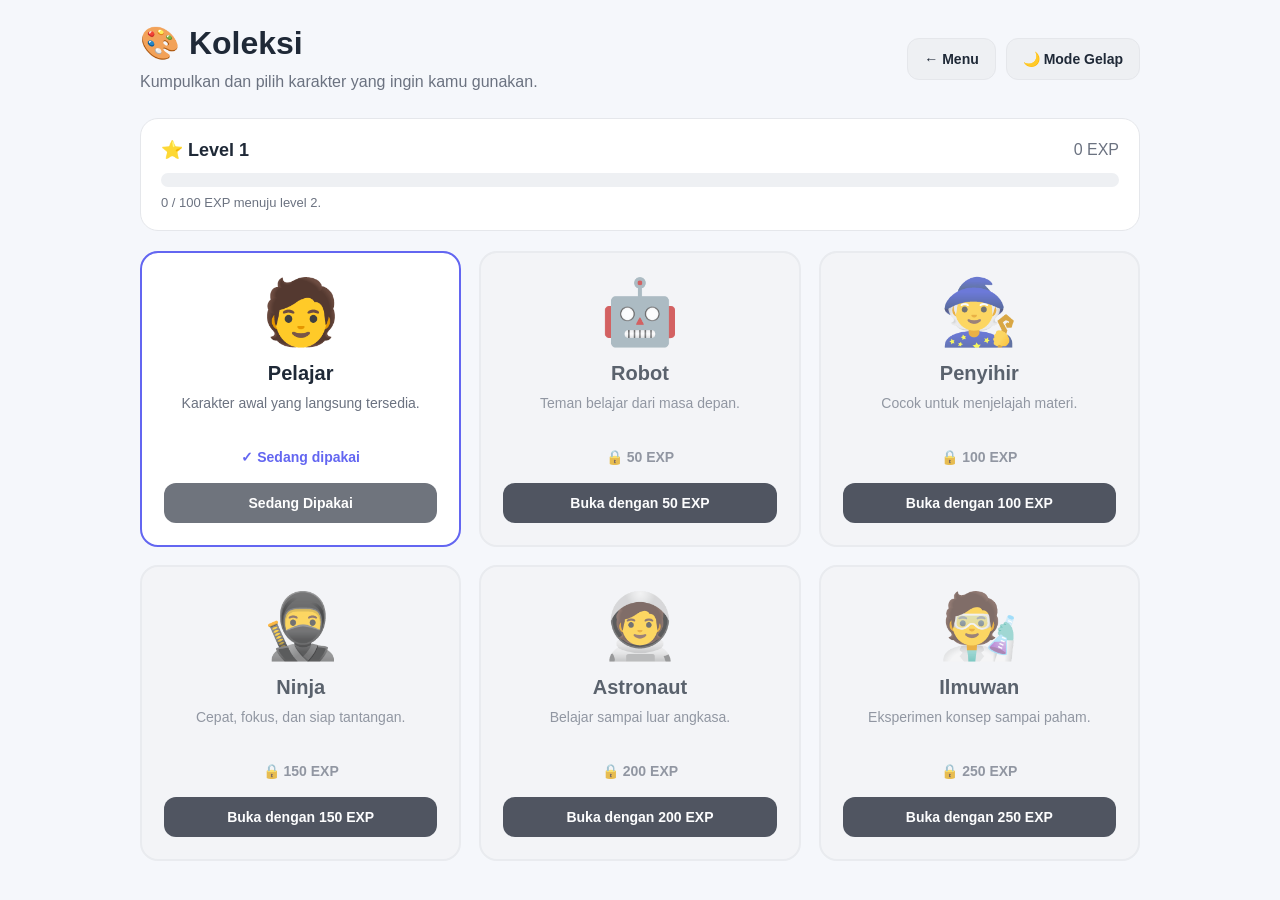
<file: frontend/koleksi.html>
<!DOCTYPE html>
<html lang="id">
<head>
    <meta charset="UTF-8">
    <meta name="viewport" content="width=device-width, initial-scale=1.0">

    <title>Koleksi - Ruang Belajar</title>

    <style>
        :root {
            --bg: #f5f7fb;
            --card: #ffffff;
            --text: #1f2937;
            --muted: #6b7280;
            --border: #e5e7eb;
            --button: #111827;
            --button-text: #ffffff;
            --secondary: #eef0f3;
            --accent: #6366f1;
            --locked: #f3f4f6;
        }

        body.dark-mode {
            --bg: #111827;
            --card: #1f2937;
            --text: #f9fafb;
            --muted: #cbd5e1;
            --border: #374151;
            --button: #f9fafb;
            --button-text: #111827;
            --secondary: #374151;
            --accent: #818cf8;
            --locked: #263244;
        }

        * {
            box-sizing: border-box;
        }

        html,
        body {
            margin: 0;
            min-height: 100%;
        }

        body {
            font-family: Arial, sans-serif;
            background: var(--bg);
            color: var(--text);
            transition:
                background-color 0.2s ease,
                color 0.2s ease;
        }

        .page {
            min-height: 100vh;
            padding: 24px;
        }

        .container {
            width: 100%;
            max-width: 1000px;
            margin: 0 auto;
        }

        .top {
            display: flex;
            justify-content: space-between;
            align-items: center;
            gap: 16px;
            margin-bottom: 24px;
        }

        .title h1 {
            margin: 0;
            font-size: 32px;
        }

        .title p {
            margin: 8px 0 0;
            color: var(--muted);
            line-height: 1.5;
        }

        button {
            border: 0;
            border-radius: 12px;
            padding: 12px 16px;
            background: var(--button);
            color: var(--button-text);
            font-size: 14px;
            font-weight: bold;
            cursor: pointer;
        }

        button:hover {
            opacity: 0.88;
        }

        button:disabled {
            cursor: default;
            opacity: 0.6;
        }

        .top-buttons {
            display: flex;
            gap: 10px;
        }

        .secondary-button {
            background: var(--secondary);
            color: var(--text);
            border: 1px solid var(--border);
        }

        .exp-card {
            margin-bottom: 20px;
            padding: 20px;
            border: 1px solid var(--border);
            border-radius: 18px;
            background: var(--card);
        }

        .exp-row {
            display: flex;
            justify-content: space-between;
            align-items: center;
            gap: 12px;
            margin-bottom: 12px;
        }

        .exp-title {
            font-size: 18px;
            font-weight: bold;
        }

        .exp-number {
            color: var(--muted);
        }

        .exp-bar {
            width: 100%;
            height: 14px;
            overflow: hidden;
            border-radius: 999px;
            background: var(--secondary);
        }

        .exp-fill {
            width: 0%;
            height: 100%;
            border-radius: 999px;
            background: var(--accent);
            transition: width 0.3s ease;
        }

        .exp-small {
            margin-top: 8px;
            color: var(--muted);
            font-size: 13px;
        }

        .collection-grid {
            display: grid;
            grid-template-columns: repeat(3, 1fr);
            gap: 18px;
        }

        .collection-card {
            padding: 22px;
            border: 2px solid var(--border);
            border-radius: 18px;
            background: var(--card);
            text-align: center;
            transition:
                transform 0.2s ease,
                border-color 0.2s ease;
        }

        .collection-card:hover {
            transform: translateY(-3px);
        }

        .collection-card.active {
            border-color: var(--accent);
        }

        .collection-card.locked {
            background: var(--locked);
            opacity: 0.72;
        }

        .skin {
            font-size: 64px;
            margin-bottom: 12px;
        }

        .skin-name {
            margin-bottom: 8px;
            font-size: 20px;
            font-weight: bold;
        }

        .skin-description {
            min-height: 42px;
            color: var(--muted);
            font-size: 14px;
            line-height: 1.5;
        }

        .skin-status {
            margin: 14px 0;
            min-height: 20px;
            color: var(--muted);
            font-size: 14px;
            font-weight: bold;
        }

        .collection-card.active .skin-status {
            color: var(--accent);
        }

        .collection-card button {
            width: 100%;
        }

        @media (max-width: 750px) {

            .page {
                padding: 16px;
            }

            .top {
                flex-direction: column;
                align-items: stretch;
            }

            .top-buttons {
                flex-direction: column;
            }

            .top-buttons button {
                width: 100%;
            }

            .collection-grid {
                grid-template-columns: repeat(2, 1fr);
            }
        }

        @media (max-width: 480px) {

            .collection-grid {
                grid-template-columns: 1fr;
            }

            .title h1 {
                font-size: 28px;
            }
        }
    </style>
</head>

<body>

<div class="page">

    <div class="container">

        <div class="top">

            <div class="title">

                <h1>🎨 Koleksi</h1>

                <p>
                    Kumpulkan dan pilih karakter yang ingin kamu gunakan.
                </p>

            </div>

            <div class="top-buttons">

                <button
                    class="secondary-button"
                    type="button"
                    onclick="kembaliKeMenu()"
                >
                    ← Menu
                </button>

                <button
                    class="secondary-button"
                    id="themeButton"
                    type="button"
                    onclick="ubahTema()"
                >
                    🌙 Mode Gelap
                </button>

            </div>

        </div>


        <div class="exp-card">

            <div class="exp-row">

                <div class="exp-title">
                    ⭐ Level <span id="level">1</span>
                </div>

                <div class="exp-number">
                    <span id="exp">0</span> EXP
                </div>

            </div>

            <div class="exp-bar">

                <div
                    id="expFill"
                    class="exp-fill"
                ></div>

            </div>

            <div
                id="expText"
                class="exp-small"
            >
                0 / 100 EXP menuju level berikutnya.
            </div>

        </div>


        <div
            id="collectionGrid"
            class="collection-grid"
        ></div>

    </div>

</div>


<script>

    const SKIN_KEY =
        "ruangBelajarSkin";

    const OWNED_KEY =
        "ruangBelajarOwnedSkins";


    const skins = [

        {
            id: "default",
            nama: "Pelajar",
            emoji: "🧑",
            deskripsi: "Karakter awal yang langsung tersedia.",
            harga: 0
        },

        {
            id: "robot",
            nama: "Robot",
            emoji: "🤖",
            deskripsi: "Teman belajar dari masa depan.",
            harga: 50
        },

        {
            id: "wizard",
            nama: "Penyihir",
            emoji: "🧙",
            deskripsi: "Cocok untuk menjelajah materi.",
            harga: 100
        },

        {
            id: "ninja",
            nama: "Ninja",
            emoji: "🥷",
            deskripsi: "Cepat, fokus, dan siap tantangan.",
            harga: 150
        },

        {
            id: "astronaut",
            nama: "Astronaut",
            emoji: "🧑‍🚀",
            deskripsi: "Belajar sampai luar angkasa.",
            harga: 200
        },

        {
            id: "scientist",
            nama: "Ilmuwan",
            emoji: "🧑‍🔬",
            deskripsi: "Eksperimen konsep sampai paham.",
            harga: 250
        }

    ];


    function getExp() {

        const value =
            Number(
                localStorage.getItem("exp") || 0
            );

        if (Number.isNaN(value)) {
            return 0;
        }

        return Math.max(0, value);
    }


    function getOwnedSkins() {

        let owned = [];

        try {

            owned = JSON.parse(
                localStorage.getItem(OWNED_KEY)
                || "[\"default\"]"
            );

        } catch (error) {

            owned = ["default"];

        }


        if (!Array.isArray(owned)) {

            owned = ["default"];

        }


        if (!owned.includes("default")) {

            owned.unshift("default");

        }


        return owned;

    }


    function saveOwnedSkins(owned) {

        localStorage.setItem(
            OWNED_KEY,
            JSON.stringify(owned)
        );

    }


    function getSelectedSkin() {

        const selected =
            localStorage.getItem(
                SKIN_KEY
            ) || "default";

        const owned =
            getOwnedSkins();

        if (!owned.includes(selected)) {

            localStorage.setItem(
                SKIN_KEY,
                "default"
            );

            return "default";

        }

        return selected;

    }


    function updateEXP() {

        const exp =
            getExp();

        const level =
            Math.floor(exp / 100) + 1;

        const current =
            exp % 100;


        document.getElementById(
            "exp"
        ).textContent = exp;


        document.getElementById(
            "level"
        ).textContent = level;


        document.getElementById(
            "expFill"
        ).style.width =
            current + "%";


        document.getElementById(
            "expText"
        ).textContent =
            current +
            " / 100 EXP menuju level " +
            (level + 1) +
            ".";

    }


    function pilihSkin(id) {

        const owned =
            getOwnedSkins();

        if (!owned.includes(id)) {

            return;

        }

        localStorage.setItem(
            SKIN_KEY,
            id
        );

        renderKoleksi();

    }


    function beliSkin(id) {

        const skin =
            skins.find(
                function(item) {
                    return item.id === id;
                }
            );


        if (!skin) {
            return;
        }


        const owned =
            getOwnedSkins();


        if (owned.includes(id)) {

            pilihSkin(id);

            return;

        }


        const exp =
            getExp();


        if (exp < skin.harga) {

            alert(
                "EXP belum cukup.\n\n" +
                "Harga " +
                skin.nama +
                ": " +
                skin.harga +
                " EXP\n" +
                "EXP kamu: " +
                exp +
                " EXP"
            );

            return;

        }


        const expBaru =
            exp - skin.harga;


        localStorage.setItem(
            "exp",
            String(expBaru)
        );


        owned.push(id);

        saveOwnedSkins(
            owned
        );


        localStorage.setItem(
            SKIN_KEY,
            id
        );


        updateEXP();

        renderKoleksi();


        alert(
            skin.nama +
            " berhasil dibuka dan dipakai!"
        );

    }


    function renderKoleksi() {

        const grid =
            document.getElementById(
                "collectionGrid"
            );


        const owned =
            getOwnedSkins();


        const selected =
            getSelectedSkin();


        let html = "";


        skins.forEach(
            function(skin) {

                const isOwned =
                    owned.includes(
                        skin.id
                    );


                const isActive =
                    selected === skin.id;


                let status = "";

                let button = "";


                if (isActive) {

                    status =
                        "✓ Sedang dipakai";

                    button = `
                        <button
                            type="button"
                            disabled
                        >
                            Sedang Dipakai
                        </button>
                    `;

                } else if (isOwned) {

                    status =
                        "✓ Sudah dimiliki";

                    button = `
                        <button
                            type="button"
                            onclick="pilihSkin('${skin.id}')"
                        >
                            Pakai
                        </button>
                    `;

                } else {

                    status =
                        "🔒 " +
                        skin.harga +
                        " EXP";

                    button = `
                        <button
                            type="button"
                            onclick="beliSkin('${skin.id}')"
                        >
                            Buka dengan ${skin.harga} EXP
                        </button>
                    `;

                }


                html += `

                    <div
                        class="
                            collection-card
                            ${isActive ? "active" : ""}
                            ${!isOwned ? "locked" : ""}
                        "
                    >

                        <div class="skin">
                            ${skin.emoji}
                        </div>

                        <div class="skin-name">
                            ${skin.nama}
                        </div>

                        <div class="skin-description">
                            ${skin.deskripsi}
                        </div>

                        <div class="skin-status">
                            ${status}
                        </div>

                        ${button}

                    </div>

                `;

            }
        );


        grid.innerHTML =
            html;

    }


    function kembaliKeMenu() {

        window.location.href =
            "/menu";

    }


    function applyTheme() {

        const theme =
            localStorage.getItem(
                "theme"
            ) || "light";


        if (theme === "dark") {

            document.body.classList.add(
                "dark-mode"
            );

            document.getElementById(
                "themeButton"
            ).textContent =
                "☀️ Mode Terang";

        } else {

            document.body.classList.remove(
                "dark-mode"
            );

            document.getElementById(
                "themeButton"
            ).textContent =
                "🌙 Mode Gelap";

        }

    }


    function ubahTema() {

        const sekarang =
            localStorage.getItem(
                "theme"
            ) || "light";


        localStorage.setItem(
            "theme",
            sekarang === "dark"
                ? "light"
                : "dark"
        );


        applyTheme();

    }


    applyTheme();

    updateEXP();

    renderKoleksi();

</script>

</body>
</html>
</file>
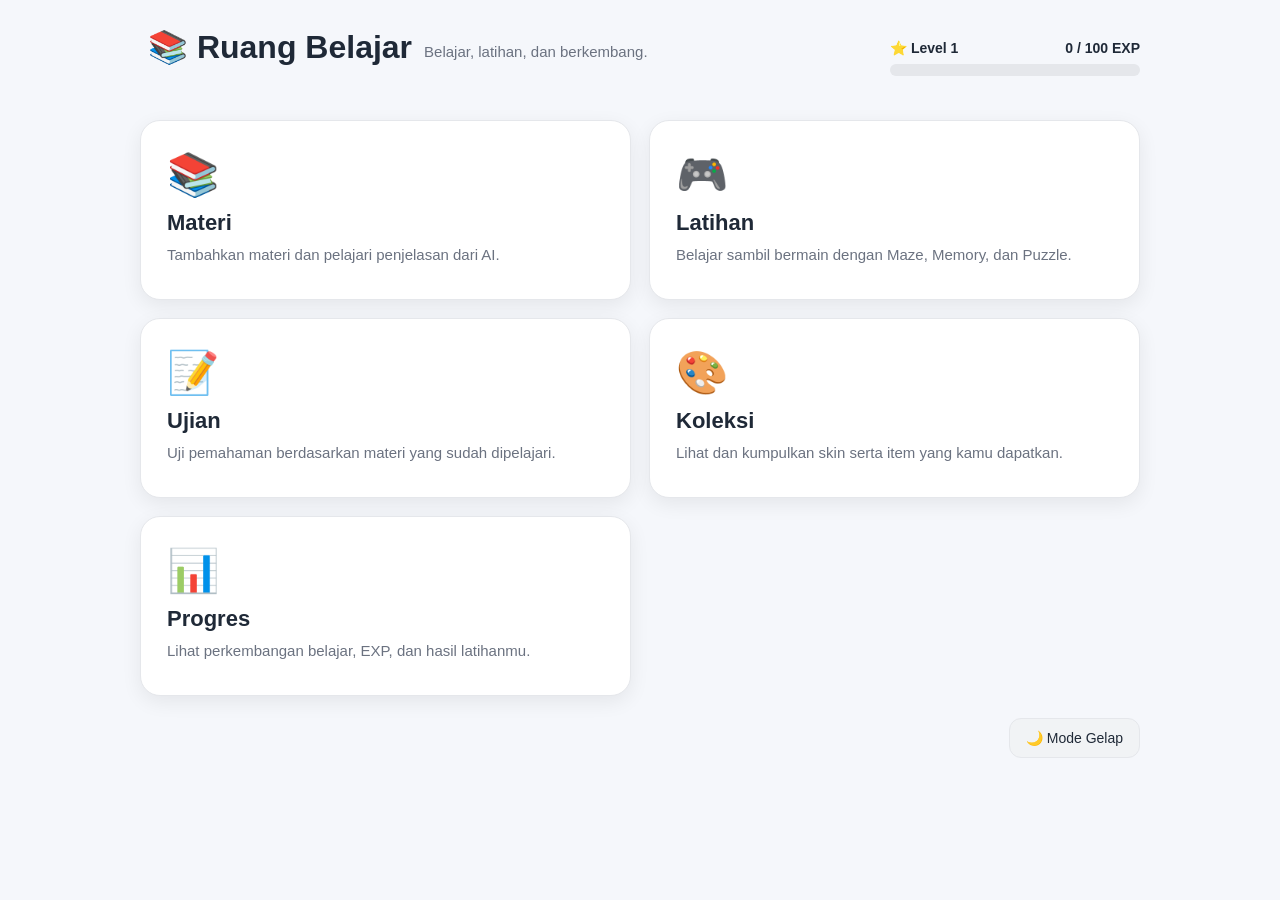
<file: frontend/menu.html>
<!DOCTYPE html>
<html lang="id">
<head>
    <meta charset="UTF-8">
    <meta name="viewport" content="width=device-width, initial-scale=1.0">

    <title>Ruang Belajar</title>

    <link rel="stylesheet" href="/frontend/css/style.css">

    <style>
        :root {
            --bg: #f5f7fb;
            --card: #ffffff;
            --text: #1f2937;
            --muted: #6b7280;
            --border: #e5e7eb;
            --button: #f1f3f5;
            --button-hover: #e5e7eb;
            --bar-bg: #e5e7eb;
            --exp: #f5c542;
        }

        body.dark-mode {
            --bg: #111827;
            --card: #1f2937;
            --text: #f9fafb;
            --muted: #cbd5e1;
            --border: #374151;
            --button: #374151;
            --button-hover: #4b5563;
            --bar-bg: #374151;
            --exp: #facc15;
        }

        * {
            box-sizing: border-box;
        }

        html,
        body {
            margin: 0;
            min-height: 100%;
        }

        body {
            font-family: Arial, sans-serif;
            background: var(--bg);
            color: var(--text);
            transition:
                background-color 0.25s ease,
                color 0.25s ease;
        }

        .menu-page {
            min-height: 100vh;
            padding: 24px;
            background: var(--bg);
            transition: background-color 0.25s ease;
        }

        .menu-container {
            width: 100%;
            max-width: 1000px;
            margin: 0 auto;
        }

        /* =========================
           HEADER
        ========================= */

        .top-bar {
            display: flex;
            justify-content: space-between;
            align-items: center;
            gap: 24px;
            margin-bottom: 28px;
        }

        .brand h1 {
            margin: 0;
            color: var(--text);
            font-size: 32px;
            line-height: 1.2;
        }

        .brand p {
            margin: 8px 0 0;
            color: var(--muted);
            font-size: 15px;
        }

        /* =========================
           EXP
        ========================= */

        .exp-box {
            width: 250px;
        }

        .exp-info {
            display: flex;
            justify-content: space-between;
            align-items: center;
            gap: 10px;
            margin-bottom: 8px;
            color: var(--text);
            font-size: 14px;
            font-weight: bold;
        }

        .exp-bar {
            width: 100%;
            height: 12px;
            overflow: hidden;
            background: var(--bar-bg);
            border-radius: 999px;
        }

        .exp-fill {
            width: 0%;
            height: 100%;
            background: var(--exp);
            border-radius: 999px;
            transition: width 0.3s ease;
        }

        /* =========================
           MENU
        ========================= */

        .menu-grid {
            display: grid;
            grid-template-columns: repeat(2, minmax(0, 1fr));
            gap: 18px;
        }

        .menu-card {
            width: 100%;
            min-height: 180px;
            padding: 26px;
            border: 1px solid var(--border);
            border-radius: 20px;
            background: var(--card);
            color: var(--text);
            text-align: left;
            cursor: pointer;
            box-shadow: 0 6px 20px rgba(0, 0, 0, 0.07);

            transition:
                transform 0.2s ease,
                box-shadow 0.2s ease,
                background-color 0.25s ease,
                border-color 0.25s ease;
        }

        .menu-card:hover {
            transform: translateY(-4px);
            box-shadow: 0 12px 28px rgba(0, 0, 0, 0.13);
        }

        body.dark-mode .menu-card {
            box-shadow: 0 8px 25px rgba(0, 0, 0, 0.3);
        }

        body.dark-mode .menu-card:hover {
            box-shadow: 0 12px 30px rgba(0, 0, 0, 0.45);
        }

        .menu-icon {
            margin-bottom: 14px;
            font-size: 42px;
            line-height: 1;
        }

        .menu-card h2 {
            margin: 0 0 8px;
            color: var(--text);
            font-size: 22px;
        }

        .menu-card p {
            margin: 0;
            color: var(--muted);
            font-size: 15px;
            line-height: 1.5;
        }

        /* =========================
           THEME BUTTON
        ========================= */

        .settings {
            display: flex;
            justify-content: flex-end;
            margin-top: 22px;
        }

        .theme-button {
            border: 1px solid var(--border);
            border-radius: 12px;
            padding: 11px 16px;
            background: var(--button);
            color: var(--text);
            font-size: 14px;
            cursor: pointer;

            transition:
                background-color 0.25s ease,
                color 0.25s ease,
                border-color 0.25s ease;
        }

        .theme-button:hover {
            background: var(--button-hover);
        }

        /* =========================
           MOBILE
        ========================= */

        @media (max-width: 700px) {

            .menu-page {
                padding: 16px;
            }

            .top-bar {
                flex-direction: column;
                align-items: stretch;
                gap: 20px;
            }

            .brand h1 {
                font-size: 28px;
            }

            .exp-box {
                width: 100%;
            }

            .menu-grid {
                grid-template-columns: 1fr;
                gap: 14px;
            }

            .menu-card {
                min-height: 150px;
                padding: 22px;
            }

            .settings {
                justify-content: stretch;
            }

            .theme-button {
                width: 100%;
            }
        }
    </style>
</head>

<body>

<div class="menu-page">

    <div class="menu-container">

        <!-- HEADER -->

        <div class="top-bar">

            <div class="brand">
                <h1>📚 Ruang Belajar</h1>

                <p>
                    Belajar, latihan, dan berkembang.
                </p>
            </div>


            <!-- EXP -->

            <div class="exp-box">

                <div class="exp-info">

                    <span>
                        ⭐ Level <span id="level">1</span>
                    </span>

                    <span>
                        <span id="exp">0</span> / 100 EXP
                    </span>

                </div>

                <div class="exp-bar">

                    <div
                        id="expFill"
                        class="exp-fill">
                    </div>

                </div>

            </div>

        </div>


        <!-- MENU -->

        <div class="menu-grid">

            <button
                class="menu-card"
                onclick="location.href='/materi'">

                <div class="menu-icon">
                    📚
                </div>

                <h2>
                    Materi
                </h2>

                <p>
                    Tambahkan materi dan pelajari
                    penjelasan dari AI.
                </p>

            </button>


            <button
                class="menu-card"
                onclick="location.href='/game'">

                <div class="menu-icon">
                    🎮
                </div>

                <h2>
                    Latihan
                </h2>

                <p>
                    Belajar sambil bermain dengan
                    Maze, Memory, dan Puzzle.
                </p>

            </button>


            <button
                class="menu-card"
                onclick="location.href='/ujian'">

                <div class="menu-icon">
                    📝
                </div>

                <h2>
                    Ujian
                </h2>

                <p>
                    Uji pemahaman berdasarkan materi
                    yang sudah dipelajari.
                </p>

            </button>


            <button
                class="menu-card"
                onclick="location.href='/koleksi'">

                <div class="menu-icon">
                    🎨
                </div>

                <h2>
                    Koleksi
                </h2>

                <p>
                    Lihat dan kumpulkan skin serta
                    item yang kamu dapatkan.
                </p>

            </button>


            <button
                class="menu-card"
                onclick="location.href='/progres'">

                <div class="menu-icon">
                    📊
                </div>

                <h2>
                    Progres
                </h2>

                <p>
                    Lihat perkembangan belajar,
                    EXP, dan hasil latihanmu.
                </p>

            </button>

        </div>


        <!-- THEME -->

        <div class="settings">

            <button
                id="themeButton"
                class="theme-button"
                type="button"
                onclick="toggleTheme()">

                🌙 Mode Gelap

            </button>

        </div>

    </div>

</div>


<script>

    // =====================================================
    // EXP
    // =====================================================

    function updateEXP() {

        let exp = Number(
            localStorage.getItem("exp") || 0
        );

        if (exp < 0) {
            exp = 0;
        }

        const level =
            Math.floor(exp / 100) + 1;

        const expDalamLevel =
            exp % 100;

        const expElement =
            document.getElementById("exp");

        const levelElement =
            document.getElementById("level");

        const expFill =
            document.getElementById("expFill");


        if (expElement) {
            expElement.textContent =
                expDalamLevel;
        }


        if (levelElement) {
            levelElement.textContent =
                level;
        }


        if (expFill) {
            expFill.style.width =
                expDalamLevel + "%";
        }
    }


    // =====================================================
    // TERAPKAN TEMA
    // =====================================================

    function applyTheme() {

        const theme =
            localStorage.getItem("theme") || "light";

        const button =
            document.getElementById("themeButton");


        if (theme === "dark") {

            document.body.classList.add("dark-mode");

            if (button) {
                button.textContent =
                    "☀️ Mode Terang";
            }

        } else {

            document.body.classList.remove("dark-mode");

            if (button) {
                button.textContent =
                    "🌙 Mode Gelap";
            }
        }
    }


    // =====================================================
    // GANTI TEMA
    // =====================================================

    function toggleTheme() {

        const sedangGelap =
            document.body.classList.contains("dark-mode");


        if (sedangGelap) {

            localStorage.setItem(
                "theme",
                "light"
            );

        } else {

            localStorage.setItem(
                "theme",
                "dark"
            );
        }


        applyTheme();
    }


    // =====================================================
    // MULAI
    // =====================================================

    applyTheme();
    updateEXP();

</script>

</body>
</html>
</file>
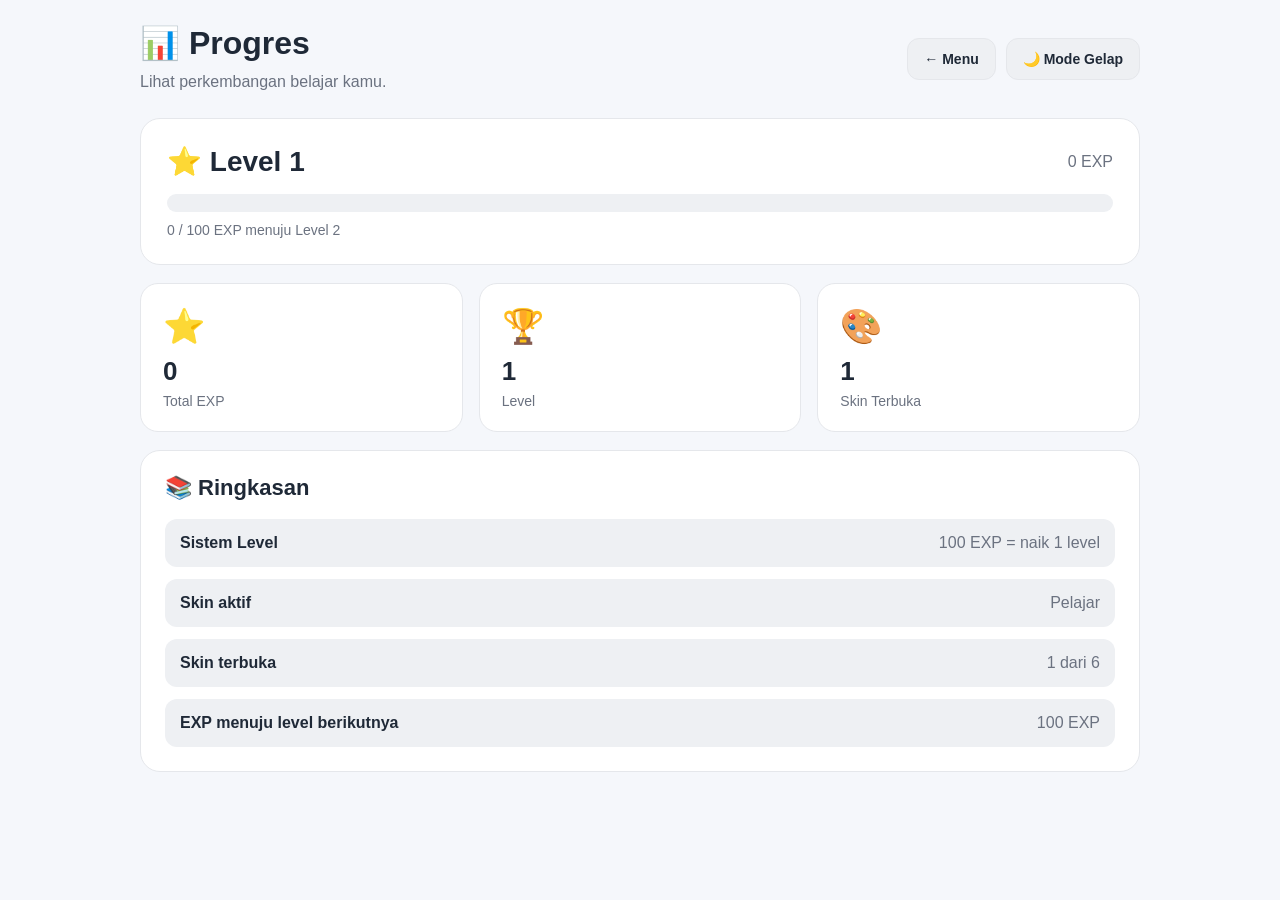
<file: frontend/progres.html>
<!DOCTYPE html>
<html lang="id">
<head>
    <meta charset="UTF-8">
    <meta
        name="viewport"
        content="width=device-width, initial-scale=1.0"
    >

    <title>Progres - Ruang Belajar</title>

    <style>

        :root {

            --bg: #f5f7fb;
            --card: #ffffff;
            --text: #1f2937;
            --muted: #6b7280;
            --border: #e5e7eb;
            --secondary: #eef0f3;
            --accent: #6366f1;
            --exp: #f5c542;

        }


        body.dark-mode {

            --bg: #111827;
            --card: #1f2937;
            --text: #f9fafb;
            --muted: #cbd5e1;
            --border: #374151;
            --secondary: #374151;
            --accent: #818cf8;
            --exp: #facc15;

        }


        * {

            box-sizing: border-box;

        }


        html,
        body {

            margin: 0;
            min-height: 100%;

        }


        body {

            font-family: Arial, sans-serif;

            background: var(--bg);

            color: var(--text);

            transition:
                background-color 0.2s ease,
                color 0.2s ease;

        }


        .page {

            min-height: 100vh;

            padding: 24px;

        }


        .container {

            width: 100%;

            max-width: 1000px;

            margin: 0 auto;

        }


        .top {

            display: flex;

            justify-content: space-between;

            align-items: center;

            gap: 16px;

            margin-bottom: 24px;

        }


        .title h1 {

            margin: 0;

            font-size: 32px;

        }


        .title p {

            margin: 8px 0 0;

            color: var(--muted);

            line-height: 1.5;

        }


        .top-buttons {

            display: flex;

            gap: 10px;

        }


        button {

            border: 0;

            border-radius: 12px;

            padding: 12px 16px;

            background: var(--text);

            color: var(--card);

            font-size: 14px;

            font-weight: bold;

            cursor: pointer;

        }


        button:hover {

            opacity: 0.88;

        }


        .secondary-button {

            background: var(--secondary);

            color: var(--text);

            border: 1px solid var(--border);

        }


        .level-card {

            margin-bottom: 18px;

            padding: 26px;

            border: 1px solid var(--border);

            border-radius: 20px;

            background: var(--card);

        }


        .level-top {

            display: flex;

            justify-content: space-between;

            align-items: center;

            gap: 16px;

            margin-bottom: 16px;

        }


        .level {

            font-size: 28px;

            font-weight: bold;

        }


        .total-exp {

            color: var(--muted);

        }


        .bar {

            width: 100%;

            height: 18px;

            overflow: hidden;

            border-radius: 999px;

            background: var(--secondary);

        }


        .fill {

            width: 0%;

            height: 100%;

            border-radius: 999px;

            background: var(--exp);

            transition: width 0.3s ease;

        }


        .bar-text {

            margin-top: 10px;

            color: var(--muted);

            font-size: 14px;

        }


        .stats {

            display: grid;

            grid-template-columns:
                repeat(3, 1fr);

            gap: 16px;

            margin-bottom: 18px;

        }


        .stat {

            padding: 22px;

            border: 1px solid var(--border);

            border-radius: 18px;

            background: var(--card);

        }


        .stat-icon {

            font-size: 34px;

            margin-bottom: 10px;

        }


        .stat-value {

            font-size: 26px;

            font-weight: bold;

        }


        .stat-label {

            margin-top: 6px;

            color: var(--muted);

            font-size: 14px;

        }


        .section {

            padding: 24px;

            border: 1px solid var(--border);

            border-radius: 20px;

            background: var(--card);

        }


        .section h2 {

            margin: 0 0 18px;

            font-size: 22px;

        }


        .rows {

            display: grid;

            gap: 12px;

        }


        .row {

            display: flex;

            justify-content: space-between;

            align-items: center;

            gap: 16px;

            padding: 15px;

            border-radius: 12px;

            background: var(--secondary);

        }


        .row strong {

            color: var(--text);

        }


        .row span {

            color: var(--muted);

            text-align: right;

        }


        @media (max-width: 700px) {

            .page {

                padding: 16px;

            }


            .top {

                flex-direction: column;

                align-items: stretch;

            }


            .top-buttons {

                flex-direction: column;

            }


            .top-buttons button {

                width: 100%;

            }


            .stats {

                grid-template-columns: 1fr;

            }


            .level-top {

                flex-direction: column;

                align-items: flex-start;

            }


            .row {

                flex-direction: column;

                align-items: flex-start;

            }


            .row span {

                text-align: left;

            }

        }

    </style>

</head>


<body>

<div class="page">

    <div class="container">


        <div class="top">

            <div class="title">

                <h1>📊 Progres</h1>

                <p>
                    Lihat perkembangan belajar kamu.
                </p>

            </div>


            <div class="top-buttons">

                <button
                    class="secondary-button"
                    type="button"
                    onclick="kembaliKeMenu()"
                >
                    ← Menu
                </button>


                <button
                    class="secondary-button"
                    id="themeButton"
                    type="button"
                    onclick="ubahTema()"
                >
                    🌙 Mode Gelap
                </button>

            </div>

        </div>


        <div class="level-card">

            <div class="level-top">

                <div
                    id="levelText"
                    class="level"
                >
                    ⭐ Level 1
                </div>


                <div
                    id="totalExp"
                    class="total-exp"
                >
                    0 EXP
                </div>

            </div>


            <div class="bar">

                <div
                    id="expFill"
                    class="fill"
                ></div>

            </div>


            <div
                id="barText"
                class="bar-text"
            >
                0 / 100 EXP menuju Level 2
            </div>

        </div>


        <div class="stats">


            <div class="stat">

                <div class="stat-icon">
                    ⭐
                </div>

                <div
                    id="statExp"
                    class="stat-value"
                >
                    0
                </div>

                <div class="stat-label">
                    Total EXP
                </div>

            </div>


            <div class="stat">

                <div class="stat-icon">
                    🏆
                </div>

                <div
                    id="statLevel"
                    class="stat-value"
                >
                    1
                </div>

                <div class="stat-label">
                    Level
                </div>

            </div>


            <div class="stat">

                <div class="stat-icon">
                    🎨
                </div>

                <div
                    id="statSkin"
                    class="stat-value"
                >
                    1
                </div>

                <div class="stat-label">
                    Skin Terbuka
                </div>

            </div>


        </div>


        <div class="section">

            <h2>
                📚 Ringkasan
            </h2>


            <div class="rows">


                <div class="row">

                    <strong>
                        Sistem Level
                    </strong>

                    <span>
                        100 EXP = naik 1 level
                    </span>

                </div>


                <div class="row">

                    <strong>
                        Skin aktif
                    </strong>

                    <span
                        id="skinAktif"
                    >
                        Pelajar
                    </span>

                </div>


                <div class="row">

                    <strong>
                        Skin terbuka
                    </strong>

                    <span
                        id="skinTerbuka"
                    >
                        1 dari 6
                    </span>

                </div>


                <div class="row">

                    <strong>
                        EXP menuju level berikutnya
                    </strong>

                    <span
                        id="expBerikutnya"
                    >
                        100 EXP
                    </span>

                </div>


            </div>

        </div>


    </div>

</div>


<script>


    const skins = [

        {
            id: "default",
            nama: "Pelajar",
            harga: 0
        },

        {
            id: "robot",
            nama: "Robot",
            harga: 50
        },

        {
            id: "wizard",
            nama: "Penyihir",
            harga: 100
        },

        {
            id: "ninja",
            nama: "Ninja",
            harga: 150
        },

        {
            id: "astronaut",
            nama: "Astronaut",
            harga: 200
        },

        {
            id: "scientist",
            nama: "Ilmuwan",
            harga: 250
        }

    ];


    function getExp() {

        const value =
            Number(
                localStorage.getItem("exp") || 0
            );


        if (Number.isNaN(value)) {

            return 0;

        }


        return Math.max(
            0,
            value
        );

    }


    function getOwnedSkins() {

        let owned;


        try {

            owned = JSON.parse(
                localStorage.getItem(
                    "ruangBelajarOwnedSkins"
                ) || "[\"default\"]"
            );

        } catch (error) {

            owned = ["default"];

        }


        if (!Array.isArray(owned)) {

            owned = ["default"];

        }


        if (!owned.includes("default")) {

            owned.unshift("default");

        }


        return owned;

    }


    function updateProgress() {

        const exp =
            getExp();


        const level =
            Math.floor(
                exp / 100
            ) + 1;


        const current =
            exp % 100;


        const owned =
            getOwnedSkins();


        const selected =
            localStorage.getItem(
                "ruangBelajarSkin"
            ) || "default";


        const selectedSkin =
            skins.find(
                function(skin) {

                    return skin.id === selected;

                }
            );


        document.getElementById(
            "levelText"
        ).textContent =
            "⭐ Level " + level;


        document.getElementById(
            "totalExp"
        ).textContent =
            exp + " EXP";


        document.getElementById(
            "statExp"
        ).textContent =
            exp;


        document.getElementById(
            "statLevel"
        ).textContent =
            level;


        document.getElementById(
            "statSkin"
        ).textContent =
            owned.length;


        document.getElementById(
            "expFill"
        ).style.width =
            current + "%";


        document.getElementById(
            "barText"
        ).textContent =
            current +
            " / 100 EXP menuju Level " +
            (level + 1);


        document.getElementById(
            "expBerikutnya"
        ).textContent =
            (100 - current) +
            " EXP";


        document.getElementById(
            "skinAktif"
        ).textContent =
            selectedSkin
                ? selectedSkin.nama
                : "Pelajar";


        document.getElementById(
            "skinTerbuka"
        ).textContent =
            owned.length +
            " dari " +
            skins.length;

    }


    function kembaliKeMenu() {

        window.location.href =
            "/menu";

    }


    function applyTheme() {

        const theme =
            localStorage.getItem(
                "theme"
            ) || "light";


        if (theme === "dark") {

            document.body.classList.add(
                "dark-mode"
            );


            document.getElementById(
                "themeButton"
            ).textContent =
                "☀️ Mode Terang";

        } else {

            document.body.classList.remove(
                "dark-mode"
            );


            document.getElementById(
                "themeButton"
            ).textContent =
                "🌙 Mode Gelap";

        }

    }


    function ubahTema() {

        const current =
            localStorage.getItem(
                "theme"
            ) || "light";


        localStorage.setItem(
            "theme",
            current === "dark"
                ? "light"
                : "dark"
        );


        applyTheme();

    }


    applyTheme();

    updateProgress();


</script>

</body>
</html>
</file>
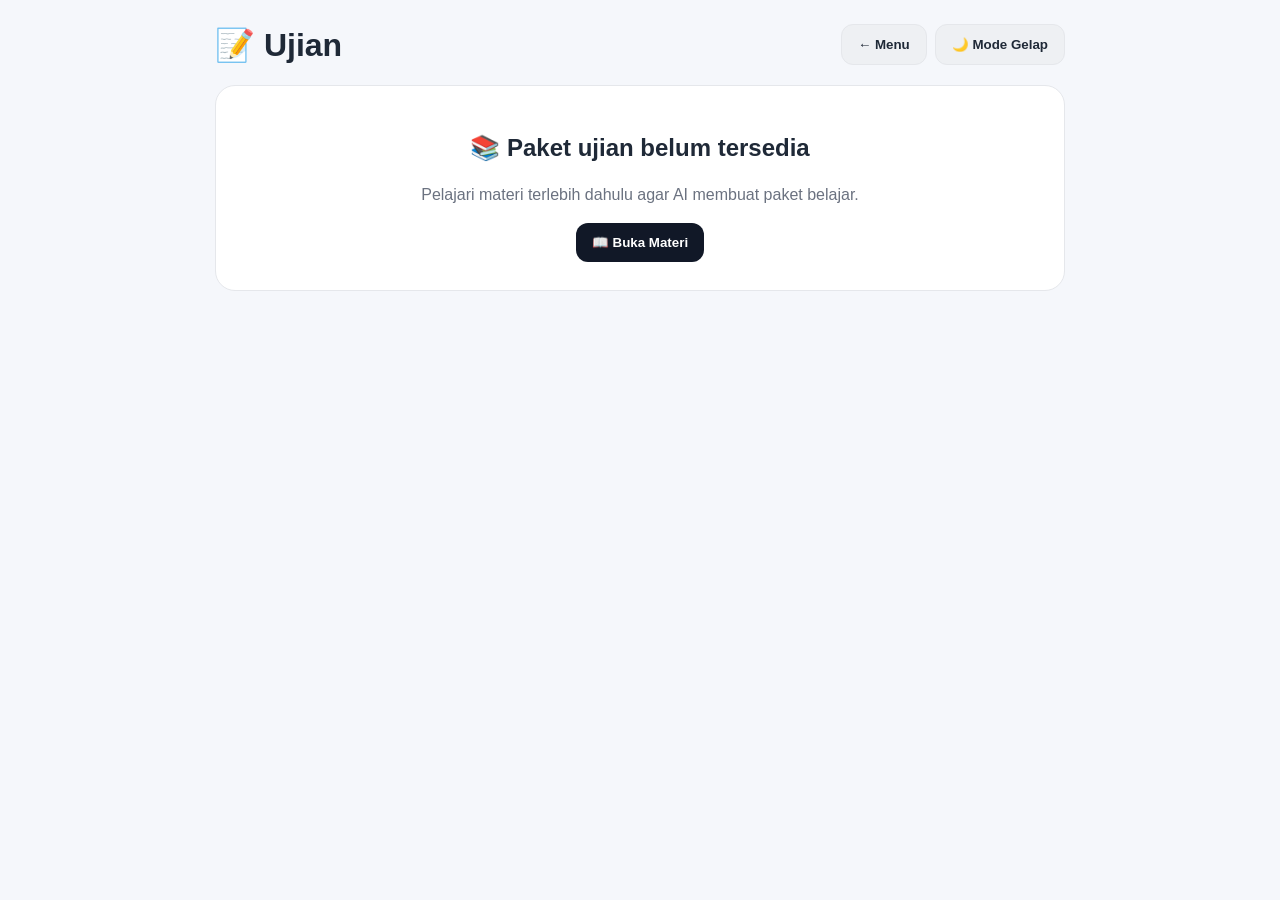
<file: frontend/ujian.html>
<!DOCTYPE html>
<html lang="id">

<head>

    <meta charset="UTF-8">

    <meta
        name="viewport"
        content="width=device-width, initial-scale=1.0"
    >

    <title>Ujian - Ruang Belajar</title>

    <style>

        :root {

            --bg: #f5f7fb;
            --card: #ffffff;
            --text: #1f2937;
            --muted: #6b7280;
            --border: #e5e7eb;
            --secondary: #eef0f3;
            --button: #111827;
            --button-text: #ffffff;
            --correct: #dcfce7;
            --wrong: #fee2e2;
            --accent: #6366f1;

        }


        body.dark-mode {

            --bg: #111827;
            --card: #1f2937;
            --text: #f9fafb;
            --muted: #cbd5e1;
            --border: #374151;
            --secondary: #374151;
            --button: #f9fafb;
            --button-text: #111827;
            --correct: #14532d;
            --wrong: #7f1d1d;
            --accent: #818cf8;

        }


        * {

            box-sizing: border-box;

        }


        html,
        body {

            margin: 0;
            min-height: 100%;

        }


        body {

            font-family: Arial, sans-serif;

            background: var(--bg);

            color: var(--text);

        }


        .page {

            min-height: 100vh;

            padding: 24px;

        }


        .container {

            width: 100%;

            max-width: 850px;

            margin: 0 auto;

        }


        .top {

            display: flex;

            justify-content: space-between;

            align-items: center;

            gap: 12px;

            margin-bottom: 20px;

        }


        h1 {

            margin: 0;

            font-size: 32px;

        }


        .top-buttons {

            display: flex;

            gap: 8px;

        }


        button {

            border: 0;

            border-radius: 12px;

            padding: 12px 16px;

            background: var(--button);

            color: var(--button-text);

            font-weight: bold;

            cursor: pointer;

        }


        button:hover {

            opacity: 0.88;

        }


        button:disabled {

            cursor: default;

            opacity: 0.65;

        }


        .secondary {

            background: var(--secondary);

            color: var(--text);

            border: 1px solid var(--border);

        }


        .exp-card {

            margin-bottom: 18px;

            padding: 18px;

            border: 1px solid var(--border);

            border-radius: 18px;

            background: var(--card);

        }


        .exp-top {

            display: flex;

            justify-content: space-between;

            gap: 12px;

            margin-bottom: 10px;

            font-weight: bold;

        }


        .exp-bar {

            width: 100%;

            height: 12px;

            overflow: hidden;

            border-radius: 999px;

            background: var(--secondary);

        }


        .exp-fill {

            width: 0%;

            height: 100%;

            background: var(--accent);

            border-radius: 999px;

        }


        .question-card {

            padding: 24px;

            border: 1px solid var(--border);

            border-radius: 20px;

            background: var(--card);

        }


        .question-number {

            color: var(--muted);

            font-size: 14px;

            font-weight: bold;

            margin-bottom: 12px;

        }


        .question {

            margin: 0 0 22px;

            font-size: 21px;

            line-height: 1.5;

        }


        .options {

            display: grid;

            gap: 12px;

        }


        .option {

            width: 100%;

            padding: 16px;

            border: 2px solid var(--border);

            border-radius: 14px;

            background: var(--card);

            color: var(--text);

            text-align: left;

            font-size: 16px;

            line-height: 1.4;

        }


        .option:hover {

            border-color: var(--accent);

        }


        .option.correct {

            background: var(--correct);

            border-color: #22c55e;

        }


        .option.wrong {

            background: var(--wrong);

            border-color: #ef4444;

        }


        .feedback {

            margin-top: 18px;

            padding: 18px;

            border-radius: 14px;

            background: var(--secondary);

            line-height: 1.6;

        }


        .feedback h3 {

            margin-top: 0;

        }


        .next-button {

            margin-top: 16px;

            width: 100%;

        }


        .start-card {

            padding: 28px;

            border: 1px solid var(--border);

            border-radius: 20px;

            background: var(--card);

            text-align: center;

        }


        .start-card p {

            color: var(--muted);

            line-height: 1.6;

        }


        .result {

            padding: 28px;

            border: 1px solid var(--border);

            border-radius: 20px;

            background: var(--card);

            text-align: center;

        }


        .result-score {

            margin: 20px 0;

            font-size: 48px;

            font-weight: bold;

        }


        .result-exp {

            margin-bottom: 20px;

            font-size: 20px;

            font-weight: bold;

        }


        @media (max-width: 600px) {

            .page {

                padding: 16px;

            }


            .top {

                flex-direction: column;

                align-items: stretch;

            }


            .top-buttons {

                flex-direction: column;

            }


            .top-buttons button {

                width: 100%;

            }


            h1 {

                font-size: 28px;

            }


            .question {

                font-size: 18px;

            }

        }

    </style>

</head>


<body>

<div class="page">

    <div class="container">


        <div class="top">

            <h1>📝 Ujian</h1>


            <div class="top-buttons">

                <button
                    class="secondary"
                    type="button"
                    onclick="kembali()"
                >
                    ← Menu
                </button>


                <button
                    class="secondary"
                    id="themeButton"
                    type="button"
                    onclick="ubahTema()"
                >
                    🌙 Mode Gelap
                </button>

            </div>

        </div>


        <div
            id="app"
        ></div>


    </div>

</div>


<script>


let paket = null;

let soal = [];

let nomor = 0;

let benar = 0;

let expDidapat = 0;

let sudahMenjawab = false;


const EXP_PER_JAWABAN = 10;



function getExp() {

    return Number(
        localStorage.getItem("exp") || 0
    );

}



function tambahEXP(jumlah) {

    const sekarang =
        getExp();


    const hasil =
        sekarang + jumlah;


    localStorage.setItem(
        "exp",
        String(hasil)
    );


    expDidapat += jumlah;

}



function updateTheme() {

    const theme =
        localStorage.getItem(
            "theme"
        ) || "light";


    if (theme === "dark") {

        document.body.classList.add(
            "dark-mode"
        );


        document.getElementById(
            "themeButton"
        ).textContent =
            "☀️ Mode Terang";

    } else {

        document.body.classList.remove(
            "dark-mode"
        );


        document.getElementById(
            "themeButton"
        ).textContent =
            "🌙 Mode Gelap";

    }

}



function ubahTema() {

    const sekarang =
        localStorage.getItem(
            "theme"
        ) || "light";


    localStorage.setItem(
        "theme",
        sekarang === "dark"
            ? "light"
            : "dark"
    );


    updateTheme();

}



function kembali() {

    window.location.href =
        "/menu";

}



function loadPaket() {

    const data =
        localStorage.getItem(
            "paketBelajar"
        );


    if (!data) {

        tampilkanBelumAdaPaket();

        return false;

    }


    try {

        paket =
            JSON.parse(data);

    } catch (error) {

        console.error(error);

        tampilkanBelumAdaPaket();

        return false;

    }


    if (
        !paket ||
        !Array.isArray(
            paket.soal_ujian
        ) ||
        paket.soal_ujian.length === 0
    ) {

        tampilkanBelumAdaPaket();

        return false;

    }


    soal =
        shuffle(
            paket.soal_ujian
        );


    return true;

}



function tampilkanBelumAdaPaket() {

    document.getElementById(
        "app"
    ).innerHTML = `

        <div class="start-card">

            <h2>
                📚 Paket ujian belum tersedia
            </h2>

            <p>
                Pelajari materi terlebih dahulu
                agar AI membuat paket belajar.
            </p>

            <button
                type="button"
                onclick="location.href='/materi'"
            >
                📖 Buka Materi
            </button>

        </div>

    `;

}



function tampilkanMulai() {

    const jumlah =
        soal.length;


    document.getElementById(
        "app"
    ).innerHTML = `

        <div class="start-card">

            <h2>
                📝 Siap Ujian?
            </h2>

            <p>
                Ujian ini menggunakan soal
                dari materi yang sudah kamu pelajari.
            </p>

            <p>
                Jumlah soal:
                <strong>
                    ${jumlah}
                </strong>
            </p>

            <p>
                Setiap jawaban benar:
                <strong>
                    +${EXP_PER_JAWABAN} EXP
                </strong>
            </p>

            <button
                type="button"
                onclick="mulaiUjian()"
            >
                🚀 Mulai Ujian
            </button>

        </div>

    `;

}



function mulaiUjian() {

    nomor = 0;

    benar = 0;

    expDidapat = 0;

    sudahMenjawab = false;


    tampilkanSoal();

}



function tampilkanSoal() {

    const item =
        soal[nomor];


    if (!item) {

        selesaiUjian();

        return;

    }


    sudahMenjawab = false;


    const progress =
        (
            nomor /
            soal.length
        ) * 100;


    const pilihan =
        Array.isArray(
            item.pilihan
        )
            ? item.pilihan
            : [];


    let pilihanHTML = "";


    pilihan.forEach(
        function(teks, index) {

            pilihanHTML += `

                <button
                    class="option"
                    type="button"
                    onclick="jawab(${index})"
                >
                    ${escapeHTML(teks)}
                </button>

            `;

        }
    );


    document.getElementById(
        "app"
    ).innerHTML = `

        <div class="exp-card">

            <div class="exp-top">

                <span>
                    ⭐ EXP
                </span>

                <span>
                    ${getExp()} EXP
                </span>

            </div>


            <div class="exp-bar">

                <div
                    class="exp-fill"
                    style="width:${progress}%"
                ></div>

            </div>

        </div>


        <div class="question-card">

            <div class="question-number">

                Soal ${nomor + 1}
                dari ${soal.length}

            </div>


            <h2 class="question">

                ${escapeHTML(
                    item.pertanyaan || ""
                )}

            </h2>


            <div
                id="options"
                class="options"
            >

                ${pilihanHTML}

            </div>


            <div
                id="feedback"
            ></div>

        </div>

    `;

}



function jawab(index) {

    if (sudahMenjawab) {

        return;

    }


    sudahMenjawab = true;


    const item =
        soal[nomor];


    const buttons =
        document.querySelectorAll(
            ".option"
        );


    const jawabanBenar =
        Number(
            item.jawaban
        );


    buttons.forEach(
        function(button, i) {

            button.disabled =
                true;


            if (
                i === jawabanBenar
            ) {

                button.classList.add(
                    "correct"
                );

            }

        }
    );


    const feedback =
        document.getElementById(
            "feedback"
        );


    if (
        Number(index) ===
        jawabanBenar
    ) {

        benar++;

        tambahEXP(
            EXP_PER_JAWABAN
        );


        buttons[index].classList.add(
            "correct"
        );


        feedback.innerHTML = `

            <div class="feedback">

                <h3>
                    ✅ Jawaban benar!
                </h3>

                <p>
                    +${EXP_PER_JAWABAN} EXP
                </p>

                <p>
                    ${
                        escapeHTML(
                            item.penjelasan ||
                            "Jawabanmu sesuai dengan materi."
                        )
                    }
                </p>

                <button
                    class="next-button"
                    type="button"
                    onclick="soalBerikutnya()"
                >
                    ${
                        nomor + 1 < soal.length
                            ? "Soal Berikutnya →"
                            : "Lihat Hasil →"
                    }
                </button>

            </div>

        `;

    } else {

        buttons[index].classList.add(
            "wrong"
        );


        feedback.innerHTML = `

            <div class="feedback">

                <h3>
                    ❌ Jawaban belum tepat
                </h3>

                <p>
                    Jawaban yang benar:
                    <strong>
                        ${
                            escapeHTML(
                                item.pilihan[
                                    jawabanBenar
                                ] || ""
                            )
                        }
                    </strong>
                </p>

                <p>
                    ${
                        escapeHTML(
                            item.penjelasan ||
                            "Pelajari kembali penjelasan materi."
                        )
                    }
                </p>

                <button
                    class="next-button"
                    type="button"
                    onclick="soalBerikutnya()"
                >
                    ${
                        nomor + 1 < soal.length
                            ? "Soal Berikutnya →"
                            : "Lihat Hasil →"
                    }
                </button>

            </div>

        `;

    }

}



function soalBerikutnya() {

    nomor++;

    tampilkanSoal();

}



function selesaiUjian() {

    const nilai =
        Math.round(
            (
                benar /
                soal.length
            ) * 100
        );


    simpanHasilUjian(
        nilai
    );


    document.getElementById(
        "app"
    ).innerHTML = `

        <div class="result">

            <h2>
                🏆 Ujian Selesai!
            </h2>


            <div class="result-score">

                ${nilai}

            </div>


            <p>
                ${benar}
                dari
                ${soal.length}
                jawaban benar.
            </p>


            <div class="result-exp">

                ⭐ +${expDidapat} EXP

            </div>


            <button
                type="button"
                onclick="mulaiUjian()"
            >
                🔄 Ulangi Ujian
            </button>


            <br><br>


            <button
                class="secondary"
                type="button"
                onclick="location.href='/progres'"
            >
                📊 Lihat Progres
            </button>


            <br><br>


            <button
                class="secondary"
                type="button"
                onclick="location.href='/menu'"
            >
                ← Kembali ke Menu
            </button>

        </div>

    `;

}



function simpanHasilUjian(nilai) {

    const aktifId =
        localStorage.getItem(
            "materiAktifId"
        );


    if (!aktifId) {

        return;

    }


    let daftar = [];


    try {

        daftar =
            JSON.parse(
                localStorage.getItem(
                    "materiSaya"
                ) || "[]"
            );

    } catch (error) {

        daftar = [];

    }


    if (!Array.isArray(daftar)) {

        return;

    }


    const item =
        daftar.find(
            function(data) {

                return String(
                    data.id
                ) === String(
                    aktifId
                );

            }
        );


    if (!item) {

        return;

    }


    item.skorUjian =
        nilai;


    item.ujianTerakhir =
        new Date().toISOString();


    item.expDidapat =
        Number(
            item.expDidapat || 0
        ) + expDidapat;


    item.sudahDipelajari =
        true;


    item.terakhirDipelajari =
        new Date().toISOString();


    localStorage.setItem(
        "materiSaya",
        JSON.stringify(
            daftar
        )
    );

}



function shuffle(array) {

    const hasil =
        [...array];


    for (
        let i = hasil.length - 1;
        i > 0;
        i--
    ) {

        const j =
            Math.floor(
                Math.random() *
                (i + 1)
            );


        [
            hasil[i],
            hasil[j]
        ] = [
            hasil[j],
            hasil[i]
        ];

    }


    return hasil;

}



function escapeHTML(teks) {

    return String(teks)

        .replaceAll(
            "&",
            "&amp;"
        )

        .replaceAll(
            "<",
            "&lt;"
        )

        .replaceAll(
            ">",
            "&gt;"
        )

        .replaceAll(
            '"',
            "&quot;"
        )

        .replaceAll(
            "'",
            "&#039;"
        );

}



updateTheme();


if (loadPaket()) {

    tampilkanMulai();

}

</script>

</body>

</html>
</file>
<file: frontend/css/style.css>
*{box-sizing:border-box}html,body{margin:0;min-height:100%;font-family:Inter,ui-sans-serif,system-ui,-apple-system,BlinkMacSystemFont,"Segoe UI",sans-serif}body{background:#f6f7fb;color:#17191f}button,input,textarea{font:inherit}button{cursor:pointer;border:0}button:disabled{opacity:.55;cursor:not-allowed}.hidden{display:none!important}.auth{min-height:100vh;display:grid;place-items:center;padding:20px;background:radial-gradient(circle at 20% 10%,#dfe8ff,transparent 30%),#f6f7fb}.auth-card{width:min(420px,100%);background:#fff;border:1px solid #e7e9ef;border-radius:28px;padding:36px;box-shadow:0 25px 70px #1b24401a}.logo,.brand-mark{display:grid;place-items:center;background:#111827;color:#fff;font-weight:900}.logo{width:58px;height:58px;border-radius:18px;margin-bottom:18px}.auth-card h1{margin:0 0 8px;font-size:30px}.auth-card p{color:#69707d}.auth-card input,.ask-box textarea,.big-input,#textTitle,#textMaterial{width:100%;border:1px solid #dfe2e8;border-radius:14px;padding:14px 15px;outline:none;background:#fff;margin:7px 0}.auth-card input:focus,.ask-box textarea:focus,.big-input:focus{border-color:#7c8cff;box-shadow:0 0 0 4px #7c8cff16}.tabs,.upload-tabs{display:flex;gap:6px;background:#f1f3f7;padding:5px;border-radius:13px;margin:20px 0}.tab,.ut{flex:1;padding:10px;border-radius:10px;background:transparent}.tab.active,.ut.active{background:#fff;box-shadow:0 2px 8px #00000010}.primary,.secondary,.ghost,.link,.icon-btn{border-radius:12px;padding:11px 16px;font-weight:750}.primary{background:#111827;color:#fff}.primary:hover{transform:translateY(-1px)}.secondary{background:#fff;border:1px solid #dfe2e8}.ghost{background:transparent;color:inherit}.link{background:transparent;color:#5b63d8}.big{width:100%;margin-top:12px}.sidebar{position:fixed;left:0;top:0;bottom:0;width:250px;transition:transform .22s ease,width .22s ease;padding:24px 16px;border-right:1px solid #e7e9ef;background:#fff;display:flex;flex-direction:column;z-index:20}.brand{display:flex;gap:12px;align-items:center;padding:4px 8px 26px}.brand-mark{width:42px;height:42px;border-radius:13px}.brand small{display:block;color:#8a909b;font-size:11px;margin-top:2px}.sidebar nav{display:grid;gap:5px}.nav{background:transparent;text-align:left;padding:12px 14px;border-radius:12px;color:#707783}.nav.active,.nav:hover{background:#eef0ff;color:#4249b8}.nav span{margin-left:8px}.side-bottom{margin-top:auto;display:grid;gap:5px}.top{position:sticky;top:0;height:72px;background:#ffffffeb;backdrop-filter:blur(15px);display:flex;align-items:center;justify-content:space-between;padding:0 30px;border-bottom:1px solid #e9ebf0;z-index:10}.top strong{display:block}.top-actions{display:flex;gap:8px;align-items:center}.top-actions span{color:#6f7683;font-size:13px}.icon-btn{background:transparent}.top>#mobileMenu{display:block}main{margin-left:250px;transition:margin-left .22s ease;min-height:100vh}.page{display:none;max-width:1250px;margin:auto;padding:38px 42px 80px}.page.active{display:block}.hero{display:grid;grid-template-columns:1.35fr .65fr;gap:30px;background:linear-gradient(135deg,#171a25,#30364a);color:#fff;border-radius:30px;padding:46px;min-height:390px;overflow:hidden}.eyebrow{font-size:11px;letter-spacing:.15em;font-weight:850;color:#737be5}.hero .eyebrow{color:#aeb5ff}.hero h1{font-size:clamp(38px,5vw,66px);line-height:1.03;margin:16px 0}.hero h1 em{color:#aeb5ff;font-style:normal}.hero p{max-width:620px;color:#c8cbd5;line-height:1.7}.hero-actions{display:flex;gap:10px;margin-top:26px}.hero .secondary{color:#17191f}.hero-orb{display:grid;place-items:center;position:relative}.orb{width:210px;height:210px;border-radius:50%;display:grid;place-items:center;font-size:90px;background:radial-gradient(circle,#8d97ff55,#8d97ff08 65%,transparent);border:1px solid #ffffff20}.orb-card{position:absolute;bottom:10px;right:0;background:#ffffff12;border:1px solid #ffffff22;padding:14px 18px;border-radius:16px;backdrop-filter:blur(10px)}.orb-card b{font-size:25px;margin-right:6px}.orb-card small{color:#c8cbd5}.stats,.progress-cards{display:grid;grid-template-columns:repeat(4,1fr);gap:14px;margin:18px 0 42px}.stats>div,.progress-cards>div{background:#fff;border:1px solid #e7e9ef;border-radius:18px;padding:18px}.stats b,.progress-cards b{display:block;font-size:25px}.stats span,.progress-cards span{font-size:12px;color:#7b828e}.section-head,.study-head{display:flex;justify-content:space-between;align-items:end;gap:20px;margin:30px 0 20px}.section-head h1,.section-head h2,.study-head h1{margin:5px 0}.section-head p{color:#737a86}.material-grid{display:grid;grid-template-columns:repeat(2,minmax(0,1fr));gap:12px}.material-card{background:#fff;border:1px solid #e7e9ef;border-radius:18px;padding:18px;display:flex;gap:14px;align-items:center;cursor:pointer;transition:.18s;position:relative}.material-card:hover,.game-card:hover{transform:translateY(-2px);box-shadow:0 12px 35px #1b24400d}.material-card h3{margin:0 0 4px}.material-card p{margin:0;color:#7d8490;font-size:13px}.material-icon{width:48px;height:48px;border-radius:14px;background:#eef0ff;color:#5059d4;display:grid;place-items:center;font-size:12px;font-weight:900}.more{margin-left:auto;background:transparent;color:#8c929e}.empty{min-height:320px;border:1px dashed #d8dbe4;border-radius:24px;display:grid;place-items:center;align-content:center;text-align:center;padding:35px;color:#777f8b}.empty>div{font-size:42px}.empty.mini{min-height:180px}.study-tabs{display:flex;gap:5px;overflow:auto;border-bottom:1px solid #e7e9ef;margin-bottom:24px}.st{background:transparent;padding:13px 16px;color:#7a818c;border-bottom:2px solid transparent;white-space:nowrap}.st.active{color:#454dc5;border-color:#5962dd}.tab-panel{display:none}.tab-panel.active{display:block}.prose{background:#fff;border:1px solid #e7e9ef;border-radius:22px;padding:30px;line-height:1.8}.prose h2{font-size:24px;margin:28px 0 8px}.prose h3{font-size:18px;margin:22px 0 7px}.prose li{margin:7px 0}.concept-grid{display:grid;grid-template-columns:repeat(2,1fr);gap:14px}.concept{background:#fff;border:1px solid #e7e9ef;border-radius:20px;padding:22px}.concept>span{color:#6972db;font-weight:900;font-size:12px}.concept h3{margin:8px 0}.concept p{line-height:1.65;color:#606773}.example{background:#f4f5f9;border-radius:13px;padding:12px;color:#555d6b;font-size:13px}.concept-actions{display:flex;justify-content:flex-end;margin-top:16px}.ask-box{background:#fff;border:1px solid #e7e9ef;border-radius:22px;padding:18px}.ask-box textarea{min-height:120px;resize:vertical}.pdf-box{height:720px;background:#fff;border:1px solid #e7e9ef;border-radius:22px;overflow:hidden}.pdf-box iframe{width:100%;height:100%;border:0}.notice{background:#f0f2ff;border:1px solid #dfe2ff;color:#5059b9;padding:14px 16px;border-radius:14px;margin-bottom:16px}.game-grid{display:grid;grid-template-columns:repeat(2,1fr);gap:14px}.game-card{background:#fff;border:1px solid #e7e9ef;border-radius:20px;padding:22px;display:grid;grid-template-columns:auto 1fr auto;gap:16px;align-items:center;transition:.18s}.game-card.disabled{opacity:.55}.game-icon{font-size:32px;width:58px;height:58px;border-radius:16px;background:#f2f3f8;display:grid;place-items:center}.game-card h3{margin:0 0 5px}.game-card p{margin:0;color:#747b87;font-size:13px}.game-card>span{color:#777}.modal{position:fixed;inset:0;background:#10131dcc;backdrop-filter:blur(6px);z-index:100;display:grid;place-items:center;padding:18px}.modal-card{width:min(720px,100%);max-height:92vh;overflow:auto;background:#fff;border-radius:26px;padding:30px;position:relative}.modal-close{position:absolute;right:16px;top:14px;background:#f0f1f5;border-radius:50%;width:34px;height:34px;font-size:22px}.game-help,.q-count{color:#777f8b}.memory-grid{display:grid;grid-template-columns:repeat(4,1fr);gap:10px}.memory-card{min-height:105px;border-radius:15px;background:#eef0ff;color:#464fc3;padding:10px;font-weight:700}.memory-card.open,.memory-card.done{background:#5962dd;color:#fff}.answers{display:grid;gap:10px;margin:18px 0}.answers button{text-align:left;padding:15px;border:1px solid #dfe2e8;background:#fff;border-radius:14px}.answers button:hover{border-color:#646de2}.feedback{padding:15px;border-radius:14px;margin:15px 0}.feedback.correct{background:#eaf8ef;color:#20643a}.feedback.wrong{background:#fff0f0;color:#9b3030}.feedback p{margin:7px 0;line-height:1.55}.flashcard{min-height:280px;position:relative;transform-style:preserve-3d;transition:.45s;cursor:pointer;margin:20px 0}.flashcard.flip{transform:rotateY(180deg)}.flashcard>div{position:absolute;inset:0;backface-visibility:hidden;border-radius:22px;background:#171a25;color:#fff;display:grid;place-items:center;align-content:center;padding:35px;text-align:center}.flashcard .back{transform:rotateY(180deg);background:#5962dd}.flashcard span{font-size:11px;letter-spacing:.15em;opacity:.7}.flash-actions{display:flex;gap:10px}.flash-actions>*{flex:1}.answer-line{min-height:55px;border:1px dashed #cdd1db;border-radius:14px;padding:14px;margin:14px 0}.word-bank{display:flex;flex-wrap:wrap;gap:8px;margin:16px 0}.word{padding:10px 13px;background:#f0f2f7;border-radius:12px}.tf{display:grid;grid-template-columns:1fr 1fr;gap:12px;margin:22px 0}.tf button{padding:25px;border-radius:18px;background:#f2f3f7;font-weight:850}.clue{padding:24px;background:#f3f4f8;border-radius:18px;line-height:1.7}.match-grid{display:grid;grid-template-columns:1fr 1fr;gap:12px}.match-grid>div{display:grid;gap:8px}.match-btn{padding:13px;text-align:left;border-radius:12px;background:#f2f3f7}.match-btn.done{background:#dff3e6;text-decoration:line-through}.game-score{text-align:center;margin-top:12px}.exam-area{max-width:850px}.exam-card,.exam-live,.result{background:#fff;border:1px solid #e7e9ef;border-radius:22px;padding:28px}.exam-info{display:flex;gap:12px;align-items:center;margin-bottom:20px}.exam-info b{background:#eef0ff;color:#4f58cf;padding:8px 12px;border-radius:10px}.exam-info span{color:#707782}.exam-progress,.progressbar{height:8px;background:#eceef3;border-radius:99px;overflow:hidden}.exam-progress i,.progressbar i{display:block;height:100%;background:#5962dd}.exam-live h2{line-height:1.45}.result{text-align:center}.result-circle{width:150px;height:150px;border-radius:50%;display:grid;place-items:center;margin:10px auto;background:#eef0ff;color:#4f58cf;font-size:50px;font-weight:900}.result-circle small{font-size:15px}.result .primary,.result .secondary{margin:8px}.progress-hero{background:#171a25;color:#fff;border-radius:24px;padding:28px;display:flex;gap:30px;align-items:center}.level-ring{width:110px;height:110px;border:8px solid #6972e7;border-radius:50%;display:grid;place-items:center;align-content:center}.level-ring span{font-size:34px;font-weight:900}.level-ring small{font-size:9px;letter-spacing:.15em}.progress-hero h2{margin:0 0 15px}.progressbar{width:min(600px,70vw);background:#ffffff1a}.progress-hero p{color:#bfc3d0;font-size:13px}.achievement{margin-top:24px}.achievement-grid{display:grid;grid-template-columns:repeat(5,1fr);gap:12px}.achievement-card{background:#fff;border:1px solid #e7e9ef;border-radius:18px;padding:18px;text-align:center;opacity:.55}.achievement-card.earned{opacity:1;border-color:#cfd3ff}.achievement-card span{display:block;font-size:30px}.achievement-card b{display:block;margin:8px 0}.achievement-card small{color:#777f8b}.drop{min-height:190px;border:2px dashed #cdd1dd;border-radius:20px;display:grid;place-items:center;align-content:center;cursor:pointer;text-align:center;margin:20px 0}.drop input{display:none}.drop strong{font-size:20px}.drop span{color:#7a818c;font-size:13px;margin-top:5px}.loading{padding:25px;text-align:center}.error{background:#fff0f0;color:#9b3030;padding:14px;border-radius:14px}.toast{position:fixed;right:20px;bottom:20px;z-index:200;background:#171a25;color:#fff;padding:13px 17px;border-radius:13px;opacity:0;transform:translateY(10px);transition:.2s;pointer-events:none}.toast.show{opacity:1;transform:none}.toast.bad{background:#9b3030}.toast.ok{background:#247044}
body.dark{background:#0f1117;color:#eef0f5}.dark .sidebar,.dark .top,.dark .material-card,.dark .stats>div,.dark .progress-cards>div,.dark .prose,.dark .concept,.dark .game-card,.dark .modal-card,.dark .exam-card,.dark .exam-live,.dark .result,.dark .ask-box,.dark .pdf-box,.dark .achievement-card,.dark .secondary{background:#171a22;border-color:#292e3a;color:#eef0f5}.dark .top{background:#171a22e8}.dark .nav{color:#9da4b2}.dark .nav.active,.dark .nav:hover{background:#252942;color:#b9bfff}.dark .material-card p,.dark .game-card p,.dark .section-head p,.dark .concept p,.dark .game-help,.dark .q-count{color:#9da4b2}.dark input,.dark textarea,.dark .answers button,.dark .word,.dark .match-btn{background:#11141b;color:#eef0f5;border-color:#303643}.dark .example,.dark .clue{background:#222631;color:#cbd0db}.dark .st{color:#9da4b2}.dark .st.active{color:#b9bfff}.dark .secondary{border-color:#363c4a}.dark .empty{border-color:#343a47;color:#9da4b2}.dark .auth-card{background:#171a22;border-color:#292e3a;color:#eef0f5}.dark .auth{background:#0f1117}.dark .tab.active,.dark .ut.active{background:#252942}.dark .progress-cards span{color:#9da4b2}
.sidebar-collapsed .sidebar{transform:translateX(-100%)}.sidebar-collapsed main{margin-left:0}.sidebar-overlay{display:none}.sidebar-collapsed .sidebar-overlay{display:none}@media(max-width:900px){.sidebar{transform:translateX(-100%);width:250px;transition:transform .22s ease;box-shadow:none}.sidebar.open{transform:none;box-shadow:20px 0 50px #0002}.sidebar-overlay{display:block;position:fixed;inset:0;background:#11182766;backdrop-filter:blur(2px);opacity:0;pointer-events:none;transition:opacity .22s ease;z-index:19}.sidebar-overlay.show{opacity:1;pointer-events:auto}main{margin-left:0}.top>#mobileMenu{display:block}.page{padding:28px 18px 70px}.hero{grid-template-columns:1fr;padding:32px 24px}.hero-orb{display:none}.stats{grid-template-columns:repeat(2,1fr)}.material-grid,.game-grid,.concept-grid{grid-template-columns:1fr}.achievement-grid{grid-template-columns:repeat(2,1fr)}.pdf-box{height:600px}}
@media(max-width:560px){.top{padding:0 14px}.top-actions span{display:none}.hero h1{font-size:38px}.hero-actions{flex-direction:column}.section-head,.study-head{align-items:flex-start;flex-direction:column}.memory-grid{grid-template-columns:repeat(3,1fr)}.memory-card{min-height:85px;font-size:11px}.modal-card{padding:24px 18px}.progress-hero{flex-direction:column;align-items:flex-start}.progressbar{width:100%}.tf{grid-template-columns:1fr}.match-grid{grid-template-columns:1fr}.game-card{padding:16px}.game-icon{width:48px;height:48px;font-size:25px}.page{padding-left:14px;padding-right:14px}}

/* Game UX improvements: existing font/design is preserved. */
.memory-card{overflow:hidden;word-break:break-word;font-size:12px;line-height:1.35}.memory-card.done{cursor:default}.answers button{line-height:1.45}.word:disabled{opacity:.45;text-decoration:line-through}.answer-line{line-height:1.6;word-break:break-word}.match-btn{min-height:48px;line-height:1.4}.game-help{line-height:1.6}.big-input{width:100%;padding:14px 16px;border:1px solid #dfe2e8;border-radius:14px;margin:14px 0;font:inherit}.dark .big-input{background:#11141b;color:#eef0f5;border-color:#303643}.game-score{font-weight:700;color:#5962dd}
</file>
